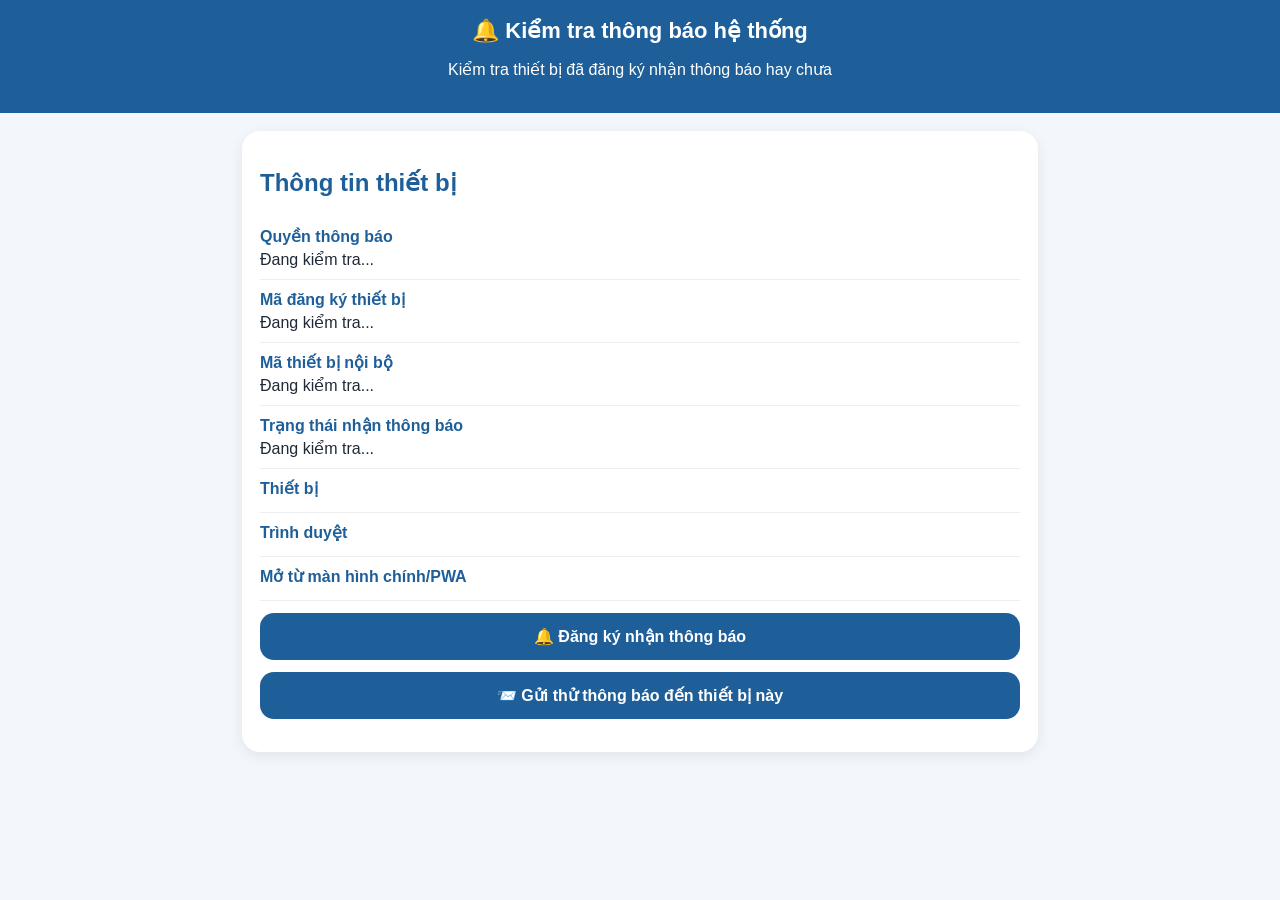
<file: diagnostic.html>
<!DOCTYPE html>
<html lang="vi">
<head>
  <meta charset="UTF-8">
  <meta name="viewport" content="width=device-width, initial-scale=1.0">
  <title>Kiểm tra thông báo hệ thống</title>

  <script src="https://cdn.onesignal.com/sdks/web/v16/OneSignalSDK.page.js" defer></script>

  <style>
    body{margin:0;font-family:Arial,sans-serif;background:#f3f7fb;color:#1f2937}
    header{background:#1f5f99;color:white;text-align:center;padding:18px}
    .box{max-width:760px;margin:18px auto;background:white;border-radius:18px;padding:18px;box-shadow:0 4px 14px rgba(0,0,0,.08)}
    h1{font-size:22px;margin:0}
    h2{color:#1f5f99}
    .row{padding:10px 0;border-bottom:1px solid #eee}
    .label{font-weight:bold;color:#1f5f99}
    .value{margin-top:4px;word-break:break-all}
    button{width:100%;border:0;border-radius:14px;background:#1f5f99;color:white;padding:14px;font-size:16px;font-weight:bold;margin-top:12px}
    .ok{color:#24804f;font-weight:bold}
    .bad{color:#d9534f;font-weight:bold}
    .warn{color:#d98900;font-weight:bold}
  </style>
</head>

<body>
<header>
 <h1>🔔 Kiểm tra thông báo hệ thống</h1>
<p>Kiểm tra thiết bị đã đăng ký nhận thông báo hay chưa</p>
</header>

<div class="box">
  <h2>Thông tin thiết bị</h2>

  <div class="row">
    <div class="label">Quyền thông báo</div>
    <div class="value" id="Quyền thông báo">Đang kiểm tra...</div>
  </div>

  <div class="row">
    <div class="label">Mã đăng ký thiết bị</div>
    <div class="value" id="Mã đăng ký thiết bị">Đang kiểm tra...</div>
  </div>

  <div class="row">
    <div class="label">Mã thiết bị nội bộ</div>
    <div class="value" id="Mã thiết bị nội bộ">Đang kiểm tra...</div>
  </div>

  <div class="row">
    <div class="label">Trạng thái nhận thông báo</div>
    <div class="value" id="Trạng thái nhận thông báo">Đang kiểm tra...</div>
  </div>

  <div class="row">
    <div class="label">Thiết bị</div>
    <div class="value" id="device"></div>
  </div>

  <div class="row">
    <div class="label">Trình duyệt</div>
    <div class="value" id="browser"></div>
  </div>

  <div class="row">
    <div class="label">Mở từ màn hình chính/PWA</div>
    <div class="value" id="pwa"></div>
  </div>

  <button onclick="batThongBao()">🔔 Đăng ký nhận thông báo</button>
<button onclick="guiTestThietBi()">📨 Gửi thử thông báo đến thiết bị này</button>

  <div id="ketQua" style="margin-top:15px;font-weight:bold"></div>
</div>

<script>
const APPS_SCRIPT_URL = "https://script.google.com/macros/s/AKfycbyMINgn39Y_zlvdG9nqMpDH9KeoBKXnR_ueWr_wpVLPu82QxZVPSH4tnkVR9oa7eTJ2KQ/exec";

const ONESIGNAL_APP_ID = "1a1d8e66-d523-4a9a-84be-1d3c248bad61";
const ONESIGNAL_SAFARI_WEB_ID = "web.onesignal.auto.12e0c5f3-6b76-47bb-8015-fa3026009bd5";
const EXTERNAL_ID_KEY = "nhac_viec_van_ban_external_id";

let OneSignalRef = null;

function taoExternalId(){
  let id = localStorage.getItem(EXTERNAL_ID_KEY);
  if(!id){
    id = "vanban_" + Date.now() + "_" + Math.random().toString(36).slice(2,10);
    localStorage.setItem(EXTERNAL_ID_KEY,id);
  }
  return id;
}

function isPWA(){
  return window.matchMedia("(display-mode: standalone)").matches || window.navigator.standalone === true;
}

function getDevice(){
  const ua = navigator.userAgent;
  if(/iPhone|iPad|iPod/i.test(ua)) return "iPhone/iPad";
  if(/Android/i.test(ua)) return "Android";
  if(/Windows/i.test(ua)) return "Windows";
  return "Không xác định";
}

function getBrowser(){
  const ua = navigator.userAgent;
  if(/CriOS|Chrome/i.test(ua)) return "Chrome";
  if(/Safari/i.test(ua) && !/Chrome/i.test(ua)) return "Safari";
  if(/Edg/i.test(ua)) return "Edge";
  return navigator.userAgent;
}

function hienThi(id, value, cls){
  const el = document.getElementById(id);
  el.textContent = value || "";
  el.className = "value " + (cls || "");
}

async function capNhatChanDoan(){
  hienThi("permission", Notification.permission, Notification.permission === "granted" ? "ok" : "bad");
  hienThi("device", getDevice());
  hienThi("browser", getBrowser());
  hienThi("pwa", isPWA() ? "Đã mở dạng ứng dụng/PWA" : "Chưa mở từ màn hình chính", isPWA() ? "ok" : "warn");

  if(!OneSignalRef){
    hienThi("subscriptionId","Hệ thống thông báo chưa sẵn sàng","bad");
    return;
  }

  const subId = OneSignalRef.User.PushSubscription.id || "";
  const opted = OneSignalRef.User.PushSubscription.optedIn === true;
  let externalId = "";

  try{
    externalId = await OneSignalRef.User.getExternalId();
  }catch(e){
    externalId = localStorage.getItem(EXTERNAL_ID_KEY) || "";
  }

  hienThi("subscriptionId", subId || "Chưa có Subscription ID", subId ? "ok" : "bad");
  hienThi("externalId", externalId || "Chưa có External ID", externalId ? "ok" : "warn");
  hienThi("optedIn", opted ? "true" : "false", opted ? "ok" : "bad");
}

window.OneSignalDeferred = window.OneSignalDeferred || [];
OneSignalDeferred.push(async function(OneSignal){
  OneSignalRef = OneSignal;

  await OneSignal.init({
    appId: ONESIGNAL_APP_ID,
    safari_web_id: ONESIGNAL_SAFARI_WEB_ID,
    serviceWorkerPath: "/dashboard-van-ban-tanhiep/OneSignalSDKWorker.js",
    serviceWorkerUpdaterPath: "/dashboard-van-ban-tanhiep/OneSignalSDKWorker.js",
    serviceWorkerParam: { scope: "/dashboard-van-ban-tanhiep/" },
    notifyButton: { enable: false },
    welcomeNotification: { disable: true }
  });

  OneSignal.User.PushSubscription.addEventListener("change", capNhatChanDoan);
  await capNhatChanDoan();
});

async function batThongBao(){
  const kq = document.getElementById("ketQua");

  try{
    if(!OneSignalRef){
      kq.textContent = "OneSignal chưa sẵn sàng. Hãy tải lại trang.";
      return;
    }

    await OneSignalRef.Notifications.requestPermission(true);

    if(Notification.permission !== "granted"){
      kq.textContent = "Trình duyệt chưa cấp quyền thông báo.";
      return;
    }

    await OneSignalRef.User.PushSubscription.optIn();

    const externalId = taoExternalId();
    await OneSignalRef.login(externalId);

    kq.textContent = "✅ Đã đăng ký thông báo.";
    await capNhatChanDoan();

  }catch(e){
    kq.textContent = "Lỗi đăng ký: " + e.toString();
  }
}

async function guiTestThietBi(){
  const kq = document.getElementById("ketQua");

  try{
    const subId = OneSignalRef && OneSignalRef.User.PushSubscription.id;

    if(!subId){
      kq.textContent = "Chưa có Subscription ID. Hãy bấm đăng ký lại thông báo.";
      return;
    }

    const payload = {
      action: "test_one_device",
      subscriptionId: subId
    };

    const form = new FormData();
    form.append("payload", JSON.stringify(payload));

    await fetch(APPS_SCRIPT_URL, {
      method: "POST",
      body: form,
      mode: "no-cors"
    });

    kq.textContent = "✅ Đã gửi yêu cầu test. Kiểm tra điện thoại trong vài giây.";

  }catch(e){
    kq.textContent = "Lỗi gửi test: " + e.toString();
  }
}
</script>

</body>
</html>
</file>
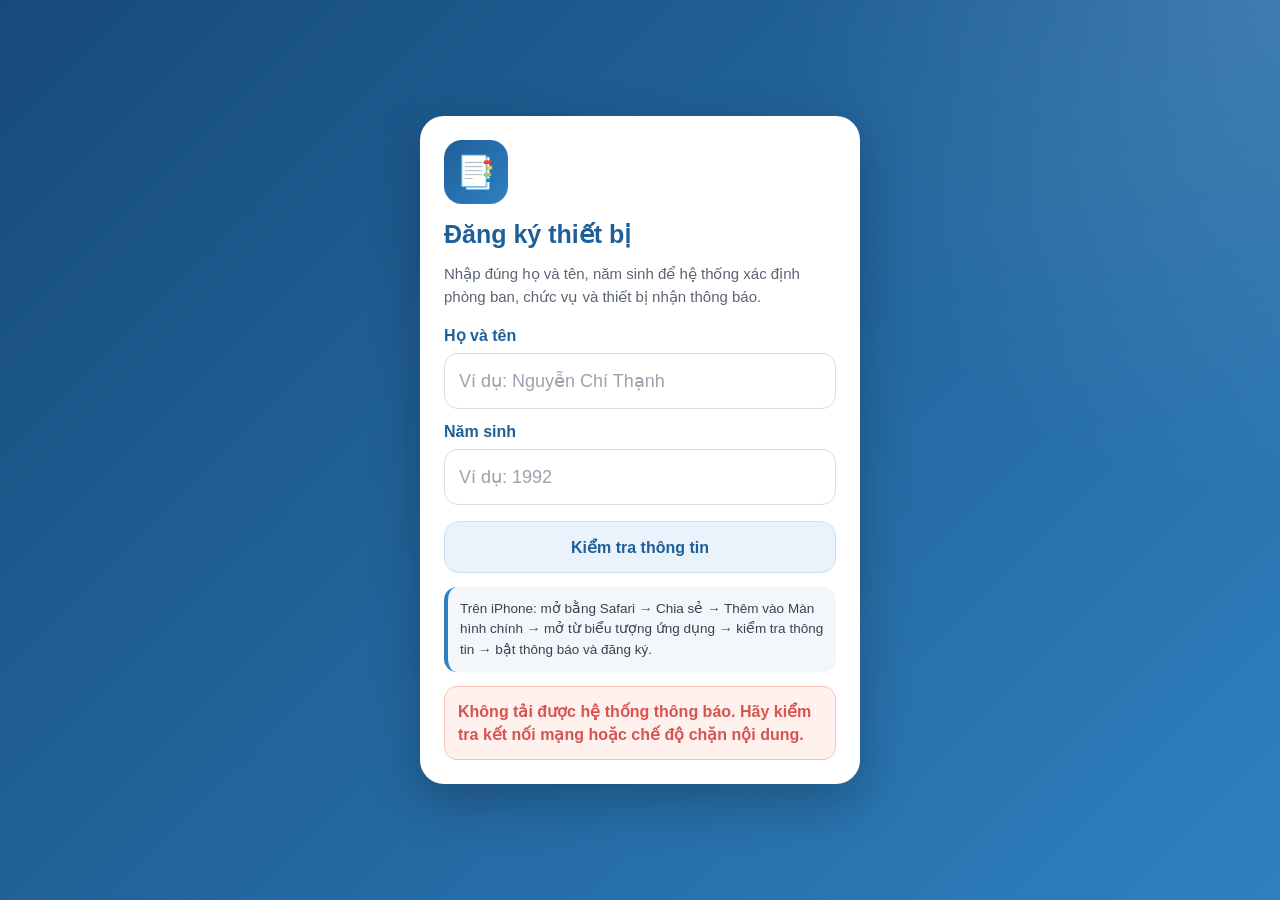
<file: login.html>
<!DOCTYPE html>
<html lang="vi">
<head>
  <meta charset="UTF-8">
  <meta name="viewport" content="width=device-width, initial-scale=1.0, viewport-fit=cover">

  <title>Đăng ký thiết bị</title>

  <meta http-equiv="Cache-Control" content="no-cache, no-store, must-revalidate">
  <meta http-equiv="Pragma" content="no-cache">
  <meta http-equiv="Expires" content="0">

  <link rel="manifest" href="/dashboard-van-ban-tanhiep/manifest.json?v=20260710.2">
  <link rel="apple-touch-icon" href="/dashboard-van-ban-tanhiep/icon-192.png">

  <meta name="theme-color" content="#1f5f99">
  <meta name="mobile-web-app-capable" content="yes">
  <meta name="apple-mobile-web-app-capable" content="yes">
  <meta name="apple-mobile-web-app-title" content="Nhắc việc">
  <meta name="apple-mobile-web-app-status-bar-style" content="default">

  <style>
    :root {
      --main: #1f5f99;
      --main-dark: #174b7b;
      --main-light: #2f80c0;
      --text: #1f2937;
      --muted: #5b6472;
      --border: #d7dce2;
      --success: #28704f;
      --success-bg: #e8f5ee;
      --success-border: #b7dfc6;
      --danger: #d9534f;
      --danger-bg: #fff1ed;
      --danger-border: #f5c2b5;
      --info-bg: #eef6ff;
      --info-border: #cfe5fa;
      --shadow: 0 18px 50px rgba(0, 0, 0, 0.25);
    }

    * {
      box-sizing: border-box;
    }

    html,
    body {
      margin: 0;
      min-height: 100%;
      font-family: "Segoe UI", Roboto, Arial, sans-serif;
      background:
        radial-gradient(circle at top right, rgba(255, 255, 255, 0.12), transparent 32%),
        linear-gradient(135deg, var(--main-dark), var(--main-light));
      color: var(--text);
    }

    body {
      min-height: 100vh;
      min-height: 100dvh;
      display: flex;
      align-items: center;
      justify-content: center;
      padding:
        max(18px, env(safe-area-inset-top))
        18px
        max(18px, env(safe-area-inset-bottom));
    }

    .card {
      width: 100%;
      max-width: 440px;
      background: #ffffff;
      border-radius: 24px;
      padding: 24px;
      box-shadow: var(--shadow);
    }

    .logo {
      width: 64px;
      height: 64px;
      border-radius: 18px;
      background: linear-gradient(135deg, var(--main), var(--main-light));
      display: flex;
      align-items: center;
      justify-content: center;
      color: #ffffff;
      font-size: 32px;
      margin-bottom: 14px;
    }

    h1 {
      margin: 0;
      color: var(--main);
      font-size: 25px;
      line-height: 1.35;
      font-weight: 800;
    }

    .description {
      color: var(--muted);
      line-height: 1.55;
      font-size: 15px;
      margin: 10px 0 18px;
    }

    .field {
      margin-top: 14px;
    }

    label {
      display: block;
      font-weight: 800;
      color: var(--main);
      margin-bottom: 8px;
    }

    input {
      display: block;
      width: 100%;
      min-height: 56px;
      border: 1px solid var(--border);
      border-radius: 14px;
      padding: 13px 14px;
      font-family: inherit;
      font-size: 18px;
      line-height: 1.35;
      outline: none;
      background: #ffffff;
      color: #111827;
      -webkit-appearance: none;
      appearance: none;
    }

    input:focus {
      border-color: var(--main-light);
      box-shadow: 0 0 0 3px rgba(47, 128, 192, 0.13);
    }

    input::placeholder {
      color: #9ca3af;
    }

    .actions {
      display: grid;
      gap: 10px;
      margin-top: 16px;
    }

    button {
      width: 100%;
      min-height: 52px;
      border: none;
      border-radius: 15px;
      padding: 14px 16px;
      font-family: inherit;
      font-weight: 800;
      font-size: 16px;
      cursor: pointer;
      transition:
        opacity 0.2s ease,
        transform 0.2s ease,
        background 0.2s ease;
    }

    button:active:not(:disabled) {
      transform: scale(0.99);
    }

    button:disabled {
      opacity: 0.62;
      cursor: not-allowed;
    }

    .btn-primary {
      background: var(--main);
      color: #ffffff;
    }

    .btn-secondary {
      background: #eaf3fb;
      color: var(--main);
      border: 1px solid #c9dff2;
    }

    .hidden {
      display: none !important;
    }

    .user-preview {
      display: none;
      margin-top: 14px;
      padding: 14px;
      border-radius: 14px;
      background: #f7faff;
      border: 1px solid #d9e8f7;
      line-height: 1.5;
    }

    .user-preview.show {
      display: block;
    }

    .user-name {
      color: var(--main);
      font-size: 16px;
      font-weight: 800;
      margin-bottom: 5px;
    }

    .user-meta {
      color: #4b5563;
      font-size: 14px;
    }

    .note {
      background: #f3f7fb;
      border-left: 4px solid var(--main-light);
      border-radius: 13px;
      padding: 12px;
      margin-top: 14px;
      font-size: 13.5px;
      line-height: 1.5;
      color: #374151;
    }

    .msg {
      margin-top: 14px;
      padding: 13px;
      border-radius: 13px;
      font-weight: 750;
      line-height: 1.45;
      display: none;
    }

    .msg.show {
      display: block;
    }

    .msg.ok {
      background: var(--success-bg);
      color: var(--success);
      border: 1px solid var(--success-border);
    }

    .msg.err {
      background: var(--danger-bg);
      color: var(--danger);
      border: 1px solid var(--danger-border);
    }

    .msg.info {
      background: var(--info-bg);
      color: var(--main);
      border: 1px solid var(--info-border);
    }

    @media (max-width: 480px) {
      body {
        padding-left: 16px;
        padding-right: 16px;
      }

      .card {
        padding: 22px;
        border-radius: 22px;
      }

      h1 {
        font-size: 24px;
      }
    }
  </style>
</head>

<body>
  <main class="card">
    <div class="logo" aria-hidden="true">📑</div>

    <h1>Đăng ký thiết bị</h1>

    <p class="description">
      Nhập đúng họ và tên, năm sinh để hệ thống xác định phòng ban,
      chức vụ và thiết bị nhận thông báo.
    </p>

    <div class="field">
      <label for="hoTen">Họ và tên</label>
      <input
        id="hoTen"
        name="hoTen"
        type="text"
        maxlength="100"
        placeholder="Ví dụ: Nguyễn Chí Thạnh"
        autocomplete="name"
        autocorrect="off"
        autocapitalize="words"
        spellcheck="false"
      >
    </div>

    <div class="field">
      <label for="namSinh">Năm sinh</label>
      <input
        id="namSinh"
        name="namSinh"
        type="text"
        inputmode="numeric"
        pattern="[0-9]*"
        maxlength="4"
        placeholder="Ví dụ: 1992"
        autocomplete="off"
        autocorrect="off"
        spellcheck="false"
        enterkeyhint="done"
      >
    </div>

    <div id="userPreview" class="user-preview">
      <div id="userName" class="user-name"></div>
      <div id="userMeta" class="user-meta"></div>
    </div>

    <div class="actions">
      <button id="btnKiemTra" class="btn-secondary" type="button">
        Kiểm tra thông tin
      </button>

      <button id="btnDangKy" class="btn-primary hidden" type="button" disabled>
        Đang kết nối hệ thống...
      </button>
    </div>

    <div class="note">
      Trên iPhone: mở bằng Safari → Chia sẻ → Thêm vào Màn hình chính →
      mở từ biểu tượng ứng dụng → kiểm tra thông tin → bật thông báo và đăng ký.
    </div>

    <div id="msg" class="msg info show">
      Nhập họ và tên, năm sinh rồi bấm “Kiểm tra thông tin”.
    </div>
  </main>

  <script>
    const API_URL =
      "https://script.google.com/macros/s/AKfycbyMINgn39Y_zlvdG9nqMpDH9KeoBKXnR_ueWr_wpVLPu82QxZVPSH4tnkVR9oa7eTJ2KQ/exec";

    const DASHBOARD_URL =
      "/dashboard-van-ban-tanhiep/index.html";

    const ONESIGNAL_APP_ID =
      "1a1d8e66-d523-4a9a-84be-1d3c248bad61";

    const ONESIGNAL_SAFARI_WEB_ID =
      "web.onesignal.auto.12e0c5f3-6b76-47bb-8015-fa3026009bd5";

    const STORAGE = {
      externalId: "nhac_viec_van_ban_external_id",
      daDangKy: "nhac_viec_da_dang_ky_nhan_su",
      maNhanSu: "nhac_viec_ma_nhan_su",
      hoTen: "nhac_viec_ho_ten",
      namSinh: "nhac_viec_nam_sinh",
      phong: "nhac_viec_phong",
      chucVu: "nhac_viec_chuc_vu",
      vaiTroCu: "nhac_viec_vai_tro",
      subscriptionId: "nhac_viec_subscription_id",
      ngayDangKy: "nhac_viec_ngay_dang_ky"
    };

    const SDK_TIMEOUT_MS = 15000;
    const JSONP_TIMEOUT_MS = 15000;
    const SUBSCRIPTION_TIMEOUT_MS = 25000;

    let OneSignalRef = null;
    let oneSignalReady = false;
    let dangXuLy = false;
    let nhanSuDaXacThuc = null;

    const inputHoTen = document.getElementById("hoTen");
    const inputNamSinh = document.getElementById("namSinh");
    const btnKiemTra = document.getElementById("btnKiemTra");
    const btnDangKy = document.getElementById("btnDangKy");
    const msg = document.getElementById("msg");
    const userPreview = document.getElementById("userPreview");
    const userName = document.getElementById("userName");
    const userMeta = document.getElementById("userMeta");

    function chuanHoaHoTen(value) {
      return String(value || "")
        .replace(/\s+/g, " ")
        .trim();
    }

    function chuanHoaNamSinh(value) {
      return String(value || "")
        .replace(/\D/g, "")
        .slice(0, 4);
    }

    function hienThongBao(text, type) {
      msg.textContent = text;
      msg.className = "msg show " + (type || "info");
    }

    function capNhatNut(button, text, disabled) {
      button.textContent = text;
      button.disabled = Boolean(disabled);
    }

    function hienNhanSu(nhanSu) {
      if (!nhanSu) {
        userPreview.classList.remove("show");
        userName.textContent = "";
        userMeta.textContent = "";
        return;
      }

      userName.textContent =
        (nhanSu.hoTen || "") +
        (nhanSu.namSinh ? " — " + nhanSu.namSinh : "");

      userMeta.textContent =
        [nhanSu.phong, nhanSu.chucVu]
          .filter(Boolean)
          .join(" • ");

      userPreview.classList.add("show");
    }

    function taoExternalId() {
      let id = localStorage.getItem(STORAGE.externalId);

      if (!id) {
        id =
          "vanban_" +
          Date.now() +
          "_" +
          Math.random().toString(36).slice(2, 12);

        localStorage.setItem(STORAGE.externalId, id);
      }

      return id;
    }

    function laIPhoneHoacIPad() {
      const ua = navigator.userAgent || "";

      return (
        /iPad|iPhone|iPod/.test(ua) ||
        (
          navigator.platform === "MacIntel" &&
          navigator.maxTouchPoints > 1
        )
      );
    }

    function daMoTuManHinhChinh() {
      return (
        window.matchMedia("(display-mode: standalone)").matches ||
        window.navigator.standalone === true
      );
    }

    function goiJsonp(params) {
      return new Promise(function(resolve, reject) {
        const callbackName =
          "__jsonp_" +
          Date.now() +
          "_" +
          Math.random().toString(36).slice(2, 9);

        const script = document.createElement("script");
        let daKetThuc = false;

        function donDep() {
          if (script.parentNode) {
            script.parentNode.removeChild(script);
          }

          try {
            delete window[callbackName];
          } catch (e) {
            window[callbackName] = undefined;
          }
        }

        const timeoutId = window.setTimeout(function() {
          if (daKetThuc) return;

          daKetThuc = true;
          donDep();
          reject(new Error("Hệ thống phản hồi quá lâu."));
        }, JSONP_TIMEOUT_MS);

        window[callbackName] = function(data) {
          if (daKetThuc) return;

          daKetThuc = true;
          window.clearTimeout(timeoutId);
          donDep();
          resolve(data);
        };

        const search = new URLSearchParams();

        Object.keys(params || {}).forEach(function(key) {
          const value = params[key];

          if (value !== undefined && value !== null) {
            search.set(key, String(value));
          }
        });

        search.set("callback", callbackName);
        search.set("_t", String(Date.now()));

        script.src = API_URL + "?" + search.toString();
        script.async = true;

        script.onerror = function() {
          if (daKetThuc) return;

          daKetThuc = true;
          window.clearTimeout(timeoutId);
          donDep();
          reject(new Error("Không kết nối được hệ thống xác thực."));
        };

        document.head.appendChild(script);
      });
    }

    async function kiemTraNhanSu() {
      if (dangXuLy) return;

      const hoTen = chuanHoaHoTen(inputHoTen.value);
      const namSinh = chuanHoaNamSinh(inputNamSinh.value);

      inputHoTen.value = hoTen;
      inputNamSinh.value = namSinh;

      if (!hoTen) {
        hienNhanSu(null);
        hienThongBao("Vui lòng nhập họ và tên.", "err");
        inputHoTen.focus();
        return;
      }

      if (!/^\d{4}$/.test(namSinh)) {
        hienNhanSu(null);
        hienThongBao("Vui lòng nhập năm sinh gồm 4 chữ số.", "err");
        inputNamSinh.focus();
        return;
      }

      dangXuLy = true;
      nhanSuDaXacThuc = null;
      hienNhanSu(null);
      btnDangKy.classList.add("hidden");

      capNhatNut(btnKiemTra, "Đang kiểm tra...", true);
      hienThongBao("Đang đối chiếu thông tin nhân sự...", "info");

      try {
        const result = await goiJsonp({
          action: "kiem_tra_nhan_su",
          hoTen: hoTen,
          namSinh: namSinh
        });

        if (!result || result.ok !== true) {
          throw new Error(
            result && result.message
              ? result.message
              : "Không tìm thấy thông tin nhân sự."
          );
        }

        nhanSuDaXacThuc = result.nhanSu;
        hienNhanSu(nhanSuDaXacThuc);

        btnDangKy.classList.remove("hidden");

        if (oneSignalReady) {
          capNhatNut(
            btnDangKy,
            "Bật thông báo và đăng ký thiết bị",
            false
          );

          hienThongBao(
            "Đã xác thực đúng thông tin. Bấm nút bên dưới để bật thông báo và hoàn tất đăng ký.",
            "ok"
          );
        } else {
          capNhatNut(
            btnDangKy,
            "Đang kết nối hệ thống thông báo...",
            true
          );

          hienThongBao(
            "Đã xác thực đúng thông tin. Hệ thống thông báo đang khởi tạo, vui lòng chờ ít giây.",
            "info"
          );
        }

      } catch (error) {
        console.error("Lỗi kiểm tra nhân sự:", error);
        nhanSuDaXacThuc = null;
        hienNhanSu(null);
        btnDangKy.classList.add("hidden");

        hienThongBao(
          error && error.message
            ? error.message
            : "Không kiểm tra được thông tin nhân sự.",
          "err"
        );

      } finally {
        dangXuLy = false;
        capNhatNut(btnKiemTra, "Kiểm tra thông tin", false);
      }
    }

    function layTrangThaiSubscription(OneSignal) {
      return {
        id: OneSignal.User.PushSubscription.id || "",
        token: OneSignal.User.PushSubscription.token || "",
        optedIn: OneSignal.User.PushSubscription.optedIn === true
      };
    }

    function choDenKhiSubscriptionSanSang(OneSignal) {
      return new Promise(function(resolve, reject) {
        let daKetThuc = false;
        const hienTai = layTrangThaiSubscription(OneSignal);

        if (hienTai.id && hienTai.optedIn) {
          resolve(hienTai);
          return;
        }

        function donDep() {
          try {
            OneSignal.User.PushSubscription.removeEventListener(
              "change",
              handler
            );
          } catch (e) {}
        }

        function handler() {
          if (daKetThuc) return;

          const moi = layTrangThaiSubscription(OneSignal);

          if (moi.id && moi.optedIn) {
            daKetThuc = true;
            window.clearTimeout(timeoutId);
            donDep();
            resolve(moi);
          }
        }

        OneSignal.User.PushSubscription.addEventListener(
          "change",
          handler
        );

        const timeoutId = window.setTimeout(function() {
          if (daKetThuc) return;

          const lanCuoi = layTrangThaiSubscription(OneSignal);

          if (lanCuoi.id && lanCuoi.optedIn) {
            daKetThuc = true;
            donDep();
            resolve(lanCuoi);
            return;
          }

          daKetThuc = true;
          donDep();
          reject(new Error("Chưa tạo được mã nhận thông báo."));
        }, SUBSCRIPTION_TIMEOUT_MS);
      });
    }

    async function dangKyThietBi() {
      if (dangXuLy) return;

      if (!nhanSuDaXacThuc) {
        hienThongBao(
          "Vui lòng kiểm tra thông tin nhân sự trước khi đăng ký thiết bị.",
          "err"
        );
        return;
      }

      if (!oneSignalReady || !OneSignalRef) {
        hienThongBao(
          "Hệ thống thông báo chưa sẵn sàng. Vui lòng tải lại ứng dụng.",
          "err"
        );
        return;
      }

      if (laIPhoneHoacIPad() && !daMoTuManHinhChinh()) {
        hienThongBao(
          "Trên iPhone/iPad, hãy thêm ứng dụng vào Màn hình chính rồi mở lại từ biểu tượng ứng dụng.",
          "err"
        );
        return;
      }

      dangXuLy = true;
      capNhatNut(btnKiemTra, "Đang xử lý...", true);
      capNhatNut(btnDangKy, "Đang thiết lập thông báo...", true);

      hienThongBao("Đang yêu cầu quyền nhận thông báo...", "info");

      try {
        await OneSignalRef.Notifications.requestPermission(true);

        const permission =
          typeof Notification !== "undefined"
            ? Notification.permission
            : "unknown";

        if (permission === "denied") {
          throw new Error(
            "Quyền thông báo đang bị từ chối. Hãy bật lại trong Cài đặt của thiết bị."
          );
        }

        await OneSignalRef.User.PushSubscription.optIn();

        const subscription =
          await choDenKhiSubscriptionSanSang(OneSignalRef);

        const externalId = taoExternalId();
        await OneSignalRef.login(externalId);

        capNhatNut(btnDangKy, "Đang lưu đăng ký...", true);
        hienThongBao("Đang lưu thông tin thiết bị...", "info");

        const result = await goiJsonp({
          action: "dang_ky_thiet_bi_jsonp",
          hoTen: nhanSuDaXacThuc.hoTen,
          namSinh: nhanSuDaXacThuc.namSinh,
          externalId: externalId,
          subscriptionId: subscription.id,
          thietBi: navigator.platform || "",
          trinhDuyet: navigator.userAgent || ""
        });

        if (!result || result.ok !== true) {
          throw new Error(
            result && result.message
              ? result.message
              : "Không lưu được đăng ký thiết bị."
          );
        }

        luuDangKy(result, subscription.id);

        hienThongBao(
          "✅ Đăng ký thành công cho " +
            (result.nhanSu && result.nhanSu.hoTen
              ? result.nhanSu.hoTen
              : nhanSuDaXacThuc.hoTen) +
            ". Đang mở Dashboard...",
          "ok"
        );

        capNhatNut(btnDangKy, "Đăng ký thành công", true);

        window.setTimeout(function() {
          window.location.replace(
            DASHBOARD_URL + "?v=20260710.2"
          );
        }, 1000);

      } catch (error) {
        console.error("Lỗi đăng ký thiết bị:", error);

        hienThongBao(
          error && error.message
            ? error.message
            : "Không đăng ký được thiết bị. Vui lòng thử lại.",
          "err"
        );

        capNhatNut(
          btnDangKy,
          "Bật thông báo và đăng ký thiết bị",
          false
        );

      } finally {
        dangXuLy = false;
        capNhatNut(btnKiemTra, "Kiểm tra thông tin", false);
      }
    }

    function luuDangKy(result, subscriptionId) {
      const nhanSu = result.nhanSu || nhanSuDaXacThuc || {};

      localStorage.setItem(STORAGE.daDangKy, "1");
      localStorage.setItem(STORAGE.maNhanSu, nhanSu.ma || "");
      localStorage.setItem(STORAGE.hoTen, nhanSu.hoTen || "");
      localStorage.setItem(STORAGE.namSinh, nhanSu.namSinh || "");
      localStorage.setItem(STORAGE.phong, nhanSu.phong || "");
      localStorage.setItem(STORAGE.chucVu, nhanSu.chucVu || "");
      localStorage.setItem(STORAGE.vaiTroCu, nhanSu.chucVu || "");
      localStorage.setItem(STORAGE.subscriptionId, subscriptionId || "");
      localStorage.setItem(STORAGE.ngayDangKy, new Date().toISOString());
    }

    function napOneSignalSDK() {
      window.OneSignalDeferred =
        window.OneSignalDeferred || [];

      let daKhoiTao = false;

      const sdkTimeout = window.setTimeout(function() {
        if (daKhoiTao) return;

        oneSignalReady = false;

        if (nhanSuDaXacThuc) {
          btnDangKy.classList.remove("hidden");
          capNhatNut(btnDangKy, "Không thể kết nối thông báo", true);
        }

        hienThongBao(
          "Chưa kết nối được hệ thống thông báo. Hãy kiểm tra mạng hoặc tải lại ứng dụng.",
          "err"
        );
      }, SDK_TIMEOUT_MS);

      window.OneSignalDeferred.push(
        async function(OneSignal) {
          try {
            OneSignalRef = OneSignal;

            await OneSignal.init({
              appId: ONESIGNAL_APP_ID,
              safari_web_id: ONESIGNAL_SAFARI_WEB_ID,

              serviceWorkerPath:
                "/dashboard-van-ban-tanhiep/OneSignalSDKWorker.js",

              serviceWorkerUpdaterPath:
                "/dashboard-van-ban-tanhiep/OneSignalSDKWorker.js",

              serviceWorkerParam: {
                scope: "/dashboard-van-ban-tanhiep/"
              },

              notifyButton: {
                enable: false
              },

              welcomeNotification: {
                disable: true
              }
            });

            daKhoiTao = true;
            oneSignalReady = true;
            window.clearTimeout(sdkTimeout);

            if (nhanSuDaXacThuc) {
              btnDangKy.classList.remove("hidden");

              capNhatNut(
                btnDangKy,
                "Bật thông báo và đăng ký thiết bị",
                false
              );

              hienThongBao(
                "Đã xác thực đúng thông tin. Bấm nút bên dưới để bật thông báo và hoàn tất đăng ký.",
                "ok"
              );
            }

          } catch (error) {
            console.error("Lỗi OneSignal:", error);

            oneSignalReady = false;
            window.clearTimeout(sdkTimeout);

            if (nhanSuDaXacThuc) {
              btnDangKy.classList.remove("hidden");
              capNhatNut(btnDangKy, "Không thể kết nối thông báo", true);
            }

            hienThongBao(
              "Không khởi tạo được hệ thống thông báo. Vui lòng tải lại ứng dụng.",
              "err"
            );
          }
        }
      );

      const script = document.createElement("script");

      script.src =
        "https://cdn.onesignal.com/sdks/web/v16/OneSignalSDK.page.js";

      script.defer = true;
      script.async = true;

      script.onerror = function() {
        window.clearTimeout(sdkTimeout);
        oneSignalReady = false;

        if (nhanSuDaXacThuc) {
          btnDangKy.classList.remove("hidden");
          capNhatNut(btnDangKy, "Không thể kết nối thông báo", true);
        }

        hienThongBao(
          "Không tải được hệ thống thông báo. Hãy kiểm tra kết nối mạng hoặc chế độ chặn nội dung.",
          "err"
        );
      };

      document.head.appendChild(script);
    }

    function huyXacThucCu() {
      nhanSuDaXacThuc = null;
      hienNhanSu(null);
      btnDangKy.classList.add("hidden");
    }

    inputHoTen.addEventListener("input", function() {
      inputHoTen.value = inputHoTen.value.replace(/\s{2,}/g, " ");
      huyXacThucCu();
    });

    inputNamSinh.addEventListener("input", function() {
      inputNamSinh.value = chuanHoaNamSinh(inputNamSinh.value);
      huyXacThucCu();
    });

    inputNamSinh.addEventListener("keydown", function(event) {
      if (event.key === "Enter") {
        event.preventDefault();
        inputNamSinh.blur();
        kiemTraNhanSu();
      }
    });

    btnKiemTra.addEventListener("click", kiemTraNhanSu);
    btnDangKy.addEventListener("click", dangKyThietBi);

    napOneSignalSDK();
  </script>
</body>
</html>
</file>
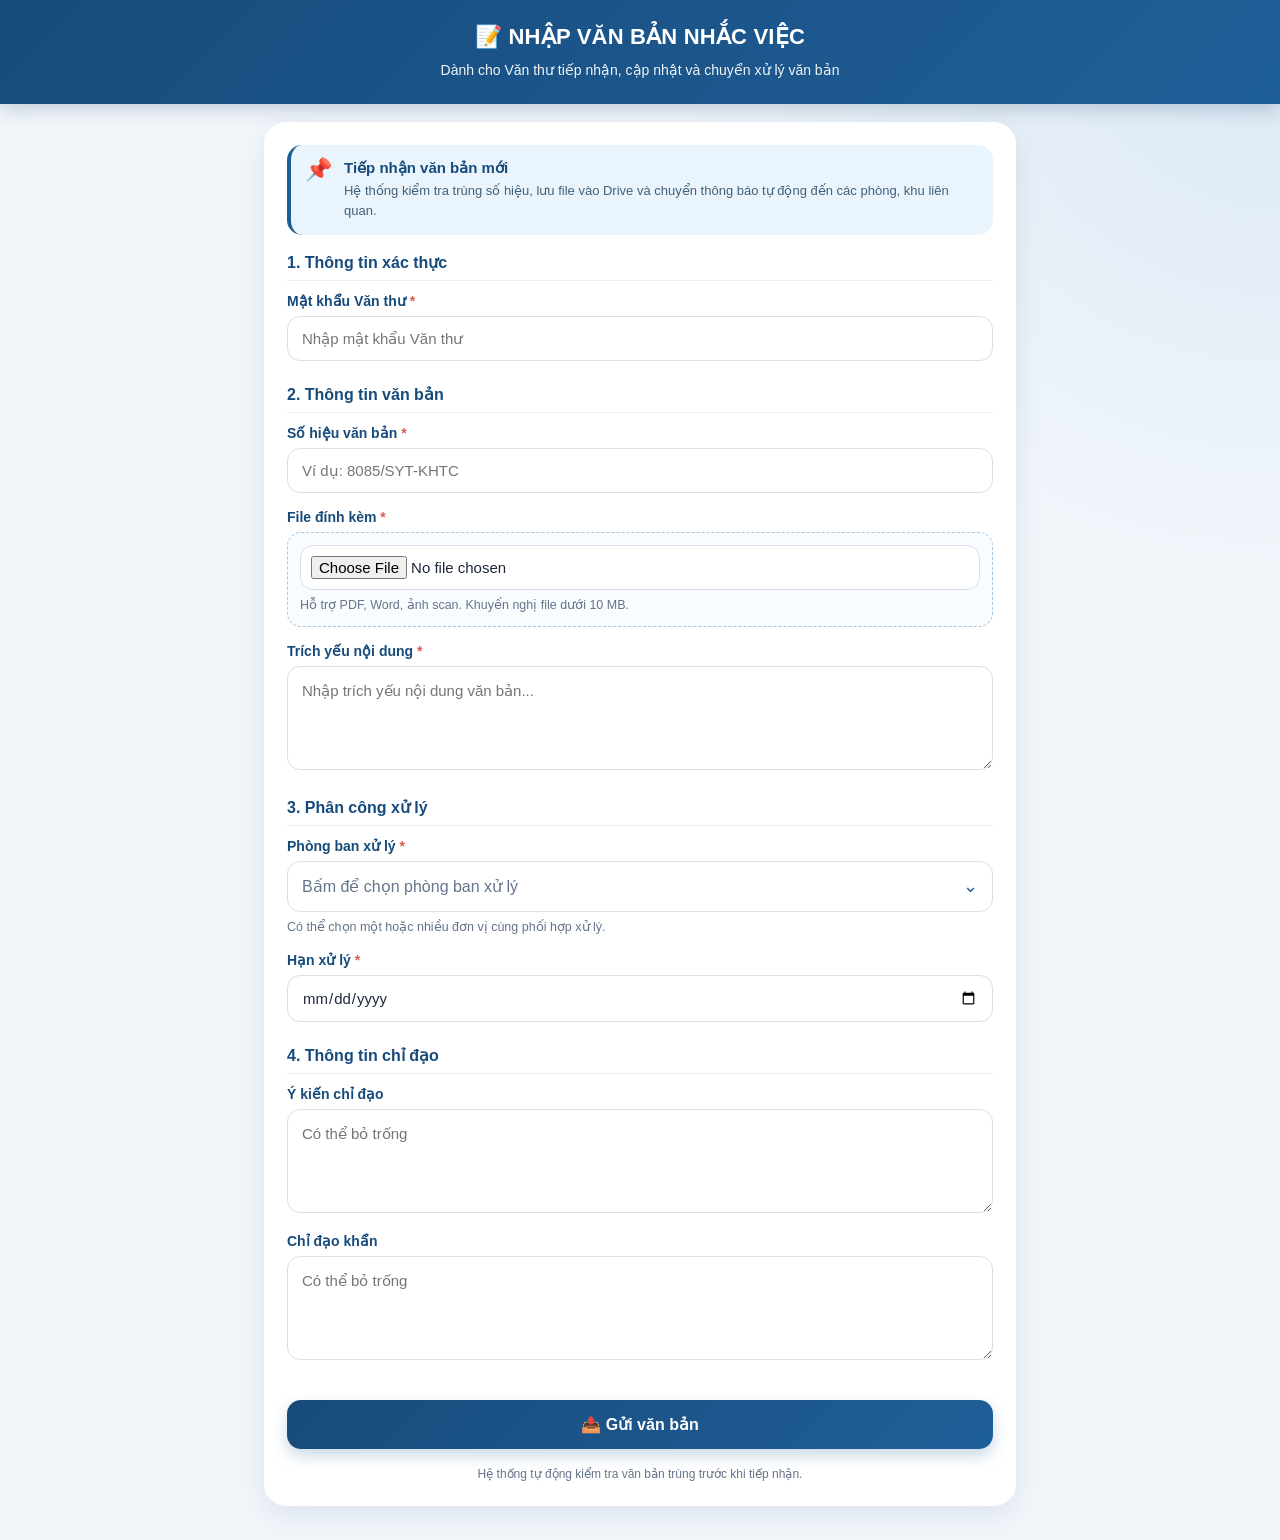
<file: nhap.html>
<!DOCTYPE html>
<html lang="vi">
<head>
  <meta charset="UTF-8">
  <meta name="viewport" content="width=device-width, initial-scale=1.0">

  <title>Nhập văn bản nhắc việc</title>

  <style>
    :root {
      --main: #1f5f99;
      --main-dark: #174b7b;
      --main-light: #eaf4fc;
      --bg: #f2f6fb;
      --card: #ffffff;
      --text: #1e293b;
      --muted: #64748b;
      --border: #d7e0eb;
      --green: #38775d;
      --green-bg: #eaf7f0;
      --red: #d95d4f;
      --red-bg: #fff0ed;
      --shadow: 0 10px 28px rgba(31, 67, 105, 0.10);
    }

    * {
      box-sizing: border-box;
    }

    body {
      margin: 0;
      min-height: 100vh;
      background:
        radial-gradient(circle at top right, rgba(47, 128, 192, 0.12), transparent 30%),
        var(--bg);
      font-family: Arial, sans-serif;
      color: var(--text);
    }

    .app-header {
      background: linear-gradient(135deg, var(--main-dark), var(--main));
      color: white;
      padding: 22px 16px 24px;
      text-align: center;
      box-shadow: 0 5px 18px rgba(16, 55, 92, 0.22);
    }

    .app-header h1 {
      margin: 0;
      font-size: 22px;
      line-height: 1.35;
      letter-spacing: 0.2px;
    }

    .app-header p {
      margin: 8px 0 0;
      font-size: 14px;
      line-height: 1.45;
      opacity: 0.94;
    }

    .container {
      max-width: 780px;
      margin: 0 auto;
      padding: 18px 14px 34px;
    }

    .form-card {
      background: var(--card);
      border-radius: 22px;
      padding: 22px;
      box-shadow: var(--shadow);
      border: 1px solid rgba(255,255,255,0.75);
    }

    .form-intro {
      display: flex;
      align-items: flex-start;
      gap: 12px;
      padding: 14px;
      margin-bottom: 18px;
      background: var(--main-light);
      border-radius: 15px;
      border-left: 4px solid var(--main);
    }

    .form-intro-icon {
      font-size: 22px;
      line-height: 1;
    }

    .form-intro strong {
      display: block;
      color: var(--main-dark);
      margin-bottom: 4px;
      font-size: 15px;
    }

    .form-intro span {
      font-size: 13px;
      color: #41617b;
      line-height: 1.45;
    }

    .section-title {
      margin: 24px 0 12px;
      padding-bottom: 8px;
      border-bottom: 1px solid #e9eef4;
      color: var(--main-dark);
      font-size: 16px;
      font-weight: 800;
    }

    .section-title:first-of-type {
      margin-top: 0;
    }

    .field {
      margin-bottom: 16px;
    }

    .field label,
    .field-label {
      display: block;
      margin-bottom: 7px;
      color: var(--main-dark);
      font-size: 14px;
      font-weight: 700;
    }

    .required {
      color: var(--red);
    }

    input,
    textarea,
    select {
      width: 100%;
      border: 1px solid var(--border);
      background: #fff;
      color: var(--text);
      border-radius: 13px;
      padding: 13px 14px;
      font: inherit;
      font-size: 15px;
      outline: none;
      transition: 0.2s ease;
    }

    textarea {
      min-height: 104px;
      line-height: 1.45;
      resize: vertical;
    }

    input:focus,
    textarea:focus,
    select:focus {
      border-color: var(--main);
      box-shadow: 0 0 0 3px rgba(47, 128, 192, 0.14);
    }

    input[type="file"] {
      padding: 10px;
      cursor: pointer;
    }

    .hint {
      margin-top: 6px;
      color: var(--muted);
      font-size: 12.5px;
      line-height: 1.45;
    }

    .file-box {
      border: 1px dashed #a8c7df;
      border-radius: 14px;
      padding: 12px;
      background: #f9fcff;
    }

    .file-name {
      display: none;
      margin-top: 9px;
      padding: 10px 11px;
      border-radius: 10px;
      background: #edf7f2;
      color: var(--green);
      font-size: 13px;
      font-weight: 700;
      word-break: break-word;
    }

    .file-name.show {
      display: block;
    }

    /* PHÒNG BAN XỬ LÝ */
    .multi-select {
      position: relative;
    }

    .multi-trigger {
      width: 100%;
      min-height: 51px;
      display: flex;
      align-items: center;
      justify-content: space-between;
      gap: 10px;
      padding: 12px 14px;
      border: 1px solid var(--border);
      background: white;
      color: var(--text);
      border-radius: 13px;
      font: inherit;
      text-align: left;
      cursor: pointer;
      transition: 0.2s ease;
    }

    .multi-trigger:hover,
    .multi-trigger.active {
      border-color: var(--main);
      box-shadow: 0 0 0 3px rgba(47, 128, 192, 0.12);
    }

    .multi-trigger-text {
      overflow: hidden;
      white-space: nowrap;
      text-overflow: ellipsis;
      color: var(--muted);
    }

    .multi-trigger-text.has-value {
      color: var(--text);
      font-weight: 700;
    }

    .arrow {
      flex: 0 0 auto;
      color: var(--main);
      font-size: 18px;
      transition: transform 0.2s ease;
    }

    .multi-trigger.active .arrow {
      transform: rotate(180deg);
    }

    .multi-dropdown {
      display: none;
      margin-top: 8px;
      padding: 12px;
      background: white;
      border: 1px solid var(--border);
      border-radius: 14px;
      box-shadow: 0 10px 24px rgba(31, 67, 105, 0.13);
    }

    .multi-dropdown.open {
      display: block;
    }

    .multi-actions {
      display: flex;
      justify-content: space-between;
      gap: 10px;
      margin-bottom: 10px;
    }

    .multi-actions button {
      border: none;
      background: transparent;
      color: var(--main);
      padding: 4px 0;
      font-size: 13px;
      font-weight: 700;
      cursor: pointer;
    }

    .department-grid {
      display: grid;
      grid-template-columns: 1fr 1fr;
      gap: 9px;
    }

    .department-option {
      display: flex;
      align-items: center;
      gap: 8px;
      min-height: 44px;
      padding: 10px;
      border: 1px solid #e0e8f0;
      border-radius: 11px;
      background: #f9fbfd;
      color: #29465e;
      font-size: 13.5px;
      cursor: pointer;
    }

    .department-option:hover {
      border-color: #9ec4e0;
      background: #f1f8fd;
    }

    .department-option input {
      width: auto;
      margin: 0;
      accent-color: var(--main);
    }

    .button-submit {
      width: 100%;
      margin-top: 20px;
      border: none;
      border-radius: 14px;
      padding: 15px;
      background: linear-gradient(135deg, var(--main-dark), var(--main));
      color: white;
      font-size: 16px;
      font-weight: 800;
      cursor: pointer;
      box-shadow: 0 7px 15px rgba(31, 95, 153, 0.23);
      transition: transform 0.15s ease, opacity 0.15s ease;
    }

    .button-submit:hover {
      transform: translateY(-1px);
    }

    .button-submit:disabled {
      opacity: 0.62;
      cursor: not-allowed;
      transform: none;
    }

    .message {
      display: none;
      margin-top: 15px;
      padding: 13px 14px;
      border-radius: 13px;
      font-size: 14px;
      font-weight: 700;
      line-height: 1.5;
    }

    .message.ok {
      display: block;
      background: var(--green-bg);
      border: 1px solid #b8dfc7;
      color: var(--green);
    }

    .message.error {
      display: block;
      background: var(--red-bg);
      border: 1px solid #f4c4bc;
      color: var(--red);
    }

    .footer-note {
      margin-top: 16px;
      text-align: center;
      color: var(--muted);
      font-size: 12px;
      line-height: 1.5;
    }

    iframe {
      display: none;
    }

    @media (max-width: 650px) {
      .app-header {
        padding: 19px 14px 21px;
      }

      .app-header h1 {
        font-size: 19px;
      }

      .app-header p {
        font-size: 13px;
      }

      .container {
        padding: 13px 11px 28px;
      }

      .form-card {
        padding: 17px;
        border-radius: 18px;
      }

      .department-grid {
        grid-template-columns: 1fr;
      }

      .section-title {
        margin-top: 20px;
      }
    }
  </style>
</head>

<body>

  <header class="app-header">
    <h1>📝 NHẬP VĂN BẢN NHẮC VIỆC</h1>
    <p>Dành cho Văn thư tiếp nhận, cập nhật và chuyển xử lý văn bản</p>
  </header>

  <main class="container">
    <div class="form-card">

      <div class="form-intro">
        <div class="form-intro-icon">📌</div>
        <div>
          <strong>Tiếp nhận văn bản mới</strong>
          <span>Hệ thống kiểm tra trùng số hiệu, lưu file vào Drive và chuyển thông báo tự động đến các phòng, khu liên quan.</span>
        </div>
      </div>

      <form id="formNhap">

        <div class="section-title">1. Thông tin xác thực</div>

        <div class="field">
          <label for="matKhau">Mật khẩu Văn thư <span class="required">*</span></label>
          <input
            type="password"
            id="matKhau"
            required
            autocomplete="current-password"
            placeholder="Nhập mật khẩu Văn thư"
          >
        </div>

        <div class="section-title">2. Thông tin văn bản</div>

        <div class="field">
          <label for="soHieu">Số hiệu văn bản <span class="required">*</span></label>
          <input
            type="text"
            id="soHieu"
            required
            placeholder="Ví dụ: 8085/SYT-KHTC"
          >
        </div>

        <div class="field">
          <label for="fileVanBan">File đính kèm <span class="required">*</span></label>

          <div class="file-box">
            <input
              type="file"
              id="fileVanBan"
              required
              accept=".pdf,.doc,.docx,.jpg,.jpeg,.png"
            >

            <div class="hint">
              Hỗ trợ PDF, Word, ảnh scan. Khuyến nghị file dưới 10 MB.
            </div>

            <div id="fileName" class="file-name"></div>
          </div>
        </div>

        <div class="field">
          <label for="trichYeu">Trích yếu nội dung <span class="required">*</span></label>
          <textarea
            id="trichYeu"
            required
            placeholder="Nhập trích yếu nội dung văn bản..."
          ></textarea>
        </div>

        <div class="section-title">3. Phân công xử lý</div>

        <div class="field">
          <div class="field-label">Phòng ban xử lý <span class="required">*</span></div>

          <div class="multi-select" id="multiSelectPhong">
            <button
              type="button"
              class="multi-trigger"
              id="phongTrigger"
              aria-expanded="false"
            >
              <span id="phongTriggerText" class="multi-trigger-text">
                Bấm để chọn phòng ban xử lý
              </span>
              <span class="arrow">⌄</span>
            </button>

            <div class="multi-dropdown" id="phongDropdown">
              <div class="multi-actions">
                <button type="button" id="chonTatCa">Chọn tất cả</button>
                <button type="button" id="boChonTatCa">Bỏ chọn tất cả</button>
              </div>

              <div class="department-grid">
                <label class="department-option">
                  <input type="checkbox" name="phongBan" value="PHÒNG TỔ CHỨC - HÀNH CHÍNH">
                  Phòng Tổ chức - Hành chính
                </label>

                <label class="department-option">
                  <input type="checkbox" name="phongBan" value="PHÒNG KẾ HOẠCH TÀI CHÍNH">
                  Phòng Kế hoạch tài chính
                </label>

                <label class="department-option">
                  <input type="checkbox" name="phongBan" value="PHÒNG CÔNG TÁC XÃ HỘI">
                  Phòng Công tác xã hội
                </label>

                <label class="department-option">
                  <input type="checkbox" name="phongBan" value="PHÒNG Y TẾ">
                  Phòng Y tế
                </label>

                <label class="department-option">
                  <input type="checkbox" name="phongBan" value="KHU I">
                  Khu I
                </label>

                <label class="department-option">
                  <input type="checkbox" name="phongBan" value="KHU II">
                  Khu II
                </label>

                <label class="department-option">
                  <input type="checkbox" name="phongBan" value="KHU III">
                  Khu III
                </label>
              </div>
            </div>
          </div>

          <div class="hint">Có thể chọn một hoặc nhiều đơn vị cùng phối hợp xử lý.</div>
        </div>

        <div class="field">
          <label for="hanXuLy">Hạn xử lý <span class="required">*</span></label>
          <input type="date" id="hanXuLy" required>
        </div>

        <div class="section-title">4. Thông tin chỉ đạo</div>

        <div class="field">
          <label for="yKienChiDao">Ý kiến chỉ đạo</label>
          <textarea
            id="yKienChiDao"
            placeholder="Có thể bỏ trống"
          ></textarea>
        </div>

        <div class="field">
          <label for="chiDaoKhan">Chỉ đạo khẩn</label>
          <textarea
            id="chiDaoKhan"
            placeholder="Có thể bỏ trống"
          ></textarea>
        </div>

        <button type="submit" class="button-submit" id="btnGui">
          📤 Gửi văn bản
        </button>

        <div id="thongBao" class="message"></div>

      </form>

      <form id="postForm" method="POST" target="hiddenFrame" style="display:none;">
        <input type="hidden" name="payload" id="payload">
      </form>

      <iframe name="hiddenFrame"></iframe>

      <div class="footer-note">
        Hệ thống tự động kiểm tra văn bản trùng trước khi tiếp nhận.
      </div>

    </div>
  </main>

  <script>
    const APPS_SCRIPT_URL =
      "https://script.google.com/macros/s/AKfycbyMINgn39Y_zlvdG9nqMpDH9KeoBKXnR_ueWr_wpVLPu82QxZVPSH4tnkVR9oa7eTJ2KQ/exec";

    const formNhap = document.getElementById("formNhap");
    const postForm = document.getElementById("postForm");
    const payloadInput = document.getElementById("payload");
    const thongBao = document.getElementById("thongBao");
    const btnGui = document.getElementById("btnGui");

    const fileInput = document.getElementById("fileVanBan");
    const fileName = document.getElementById("fileName");

    const phongTrigger = document.getElementById("phongTrigger");
    const phongDropdown = document.getElementById("phongDropdown");
    const phongTriggerText = document.getElementById("phongTriggerText");
    const multiSelectPhong = document.getElementById("multiSelectPhong");

    const checkboxesPhong = document.querySelectorAll('input[name="phongBan"]');

    let timeoutGui = null;

    postForm.action = APPS_SCRIPT_URL;

    /* HIỂN THỊ TÊN FILE */
    fileInput.addEventListener("change", function() {
      const file = fileInput.files[0];

      if (!file) {
        fileName.textContent = "";
        fileName.classList.remove("show");
        return;
      }

      fileName.textContent = "📎 Đã chọn: " + file.name;
      fileName.classList.add("show");
    });

    /* MỞ / ĐÓNG DANH SÁCH PHÒNG BAN */
    phongTrigger.addEventListener("click", function() {
      const isOpen = phongDropdown.classList.contains("open");

      phongDropdown.classList.toggle("open", !isOpen);
      phongTrigger.classList.toggle("active", !isOpen);
      phongTrigger.setAttribute("aria-expanded", String(!isOpen));
    });

    document.addEventListener("click", function(event) {
      if (!multiSelectPhong.contains(event.target)) {
        phongDropdown.classList.remove("open");
        phongTrigger.classList.remove("active");
        phongTrigger.setAttribute("aria-expanded", "false");
      }
    });

    document.getElementById("chonTatCa").addEventListener("click", function() {
      checkboxesPhong.forEach(function(checkbox) {
        checkbox.checked = true;
      });

      capNhatTenPhongDaChon();
    });

    document.getElementById("boChonTatCa").addEventListener("click", function() {
      checkboxesPhong.forEach(function(checkbox) {
        checkbox.checked = false;
      });

      capNhatTenPhongDaChon();
    });

    checkboxesPhong.forEach(function(checkbox) {
      checkbox.addEventListener("change", capNhatTenPhongDaChon);
    });

    function capNhatTenPhongDaChon() {
      const phongDaChon = Array
        .from(checkboxesPhong)
        .filter(function(checkbox) {
          return checkbox.checked;
        })
        .map(function(checkbox) {
          return checkbox.parentElement.textContent.trim();
        });

      if (phongDaChon.length === 0) {
        phongTriggerText.textContent = "Bấm để chọn phòng ban xử lý";
        phongTriggerText.classList.remove("has-value");
        return;
      }

      if (phongDaChon.length === 1) {
        phongTriggerText.textContent = phongDaChon[0];
      } else {
        phongTriggerText.textContent = "Đã chọn " + phongDaChon.length + " phòng ban";
      }

      phongTriggerText.classList.add("has-value");
    }

    /* GỬI VĂN BẢN */
    formNhap.addEventListener("submit", async function(event) {
      event.preventDefault();

      anThongBao();

      const file = fileInput.files[0];

      if (!file) {
        hienThongBao("⚠️ Vui lòng chọn file đính kèm.", false);
        return;
      }

      const phongBan = Array
        .from(checkboxesPhong)
        .filter(function(checkbox) {
          return checkbox.checked;
        })
        .map(function(checkbox) {
          return checkbox.value;
        });

      if (phongBan.length === 0) {
        hienThongBao("⚠️ Vui lòng chọn ít nhất một phòng ban xử lý.", false);

        phongDropdown.classList.add("open");
        phongTrigger.classList.add("active");
        phongTrigger.setAttribute("aria-expanded", "true");
        return;
      }

      btnGui.disabled = true;
      btnGui.textContent = "⏳ Đang gửi, vui lòng chờ...";

      try {
        const fileBase64 = await docFileBase64(file);

        const payload = {
          matKhau: document.getElementById("matKhau").value.trim(),
          soHieu: document.getElementById("soHieu").value.trim(),
          fileName: file.name,
          fileMimeType: file.type || "application/octet-stream",
          fileBase64: fileBase64,
          trichYeu: document.getElementById("trichYeu").value.trim(),
          phongBan: phongBan.join(", "),
          hanXuLy: document.getElementById("hanXuLy").value,
          yKienChiDao: document.getElementById("yKienChiDao").value.trim(),
          chiDaoKhan: document.getElementById("chiDaoKhan").value.trim()
        };

        payloadInput.value = JSON.stringify(payload);
        postForm.submit();

        clearTimeout(timeoutGui);

        timeoutGui = setTimeout(function() {
          if (btnGui.disabled) {
            btnGui.disabled = false;
            btnGui.textContent = "📤 Gửi văn bản";

            hienThongBao(
              "⚠️ Hệ thống chưa phản hồi. Không gửi lại ngay để tránh nhập trùng. Hãy kiểm tra Nhật ký thực thi trong Apps Script.",
              false
            );
          }
        }, 90000);

      } catch (error) {
        btnGui.disabled = false;
        btnGui.textContent = "📤 Gửi văn bản";

        hienThongBao(
          "⚠️ Không đọc được file: " + error.toString(),
          false
        );
      }
    });

    function docFileBase64(file) {
      return new Promise(function(resolve, reject) {
        const reader = new FileReader();

        reader.onload = function() {
          resolve(reader.result);
        };

        reader.onerror = function() {
          reject(reader.error);
        };

        reader.readAsDataURL(file);
      });
    }

    /* NHẬN PHẢN HỒI TỪ APPS SCRIPT */
    window.addEventListener("message", function(event) {
      const data = event.data || {};

      if (!data || typeof data !== "object" || !("ok" in data)) {
        return;
      }

      clearTimeout(timeoutGui);

      btnGui.disabled = false;
      btnGui.textContent = "📤 Gửi văn bản";

      if (data.ok) {
        hienThongBao(
          "✅ " + data.message + " Số hiệu: " + (data.soHieu || ""),
          true
        );

        formNhap.reset();

        fileName.textContent = "";
        fileName.classList.remove("show");

        capNhatTenPhongDaChon();

        phongDropdown.classList.remove("open");
        phongTrigger.classList.remove("active");
        phongTrigger.setAttribute("aria-expanded", "false");

      } else {
        hienThongBao(
          "⚠️ " + (data.message || "Không gửi được văn bản."),
          false
        );
      }
    });

    function hienThongBao(text, ok) {
      thongBao.textContent = text;
      thongBao.className = ok ? "message ok" : "message error";
    }

    function anThongBao() {
      thongBao.textContent = "";
      thongBao.className = "message";
    }
  </script>

</body>
</html>
</file>
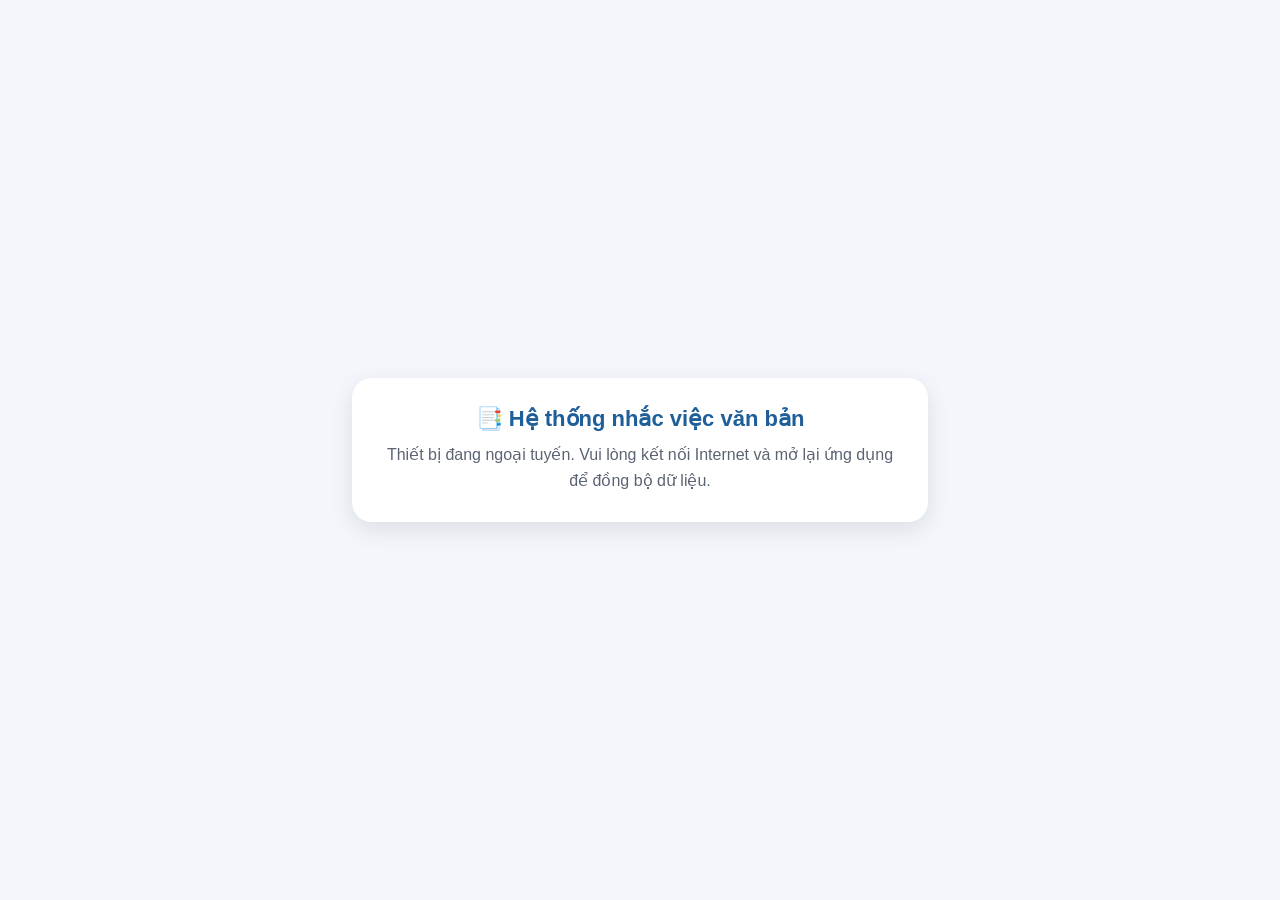
<file: offline.html>
<!DOCTYPE html>
<html lang="vi">
<head>
  <meta charset="UTF-8">
  <meta name="viewport" content="width=device-width, initial-scale=1.0">
  <meta name="theme-color" content="#1f5f99">
  <title>Nhắc việc văn bản</title>
  <style>
    body{margin:0;min-height:100vh;display:grid;place-items:center;padding:24px;box-sizing:border-box;font-family:"Segoe UI",Roboto,Arial,sans-serif;background:#f3f7fb;color:#1f2937}
    main{max-width:520px;background:#fff;border-radius:20px;padding:28px;box-shadow:0 8px 24px rgba(15,23,42,.10);text-align:center}
    h1{margin:0 0 10px;color:#1f5f99;font-size:22px}
    p{margin:0;line-height:1.6;color:#5b6472}
  </style>
</head>
<body>
  <main>
    <h1>📑 Hệ thống nhắc việc văn bản</h1>
    <p>Thiết bị đang ngoại tuyến. Vui lòng kết nối Internet và mở lại ứng dụng để đồng bộ dữ liệu.</p>
  </main>
</body>
</html>
</file>
